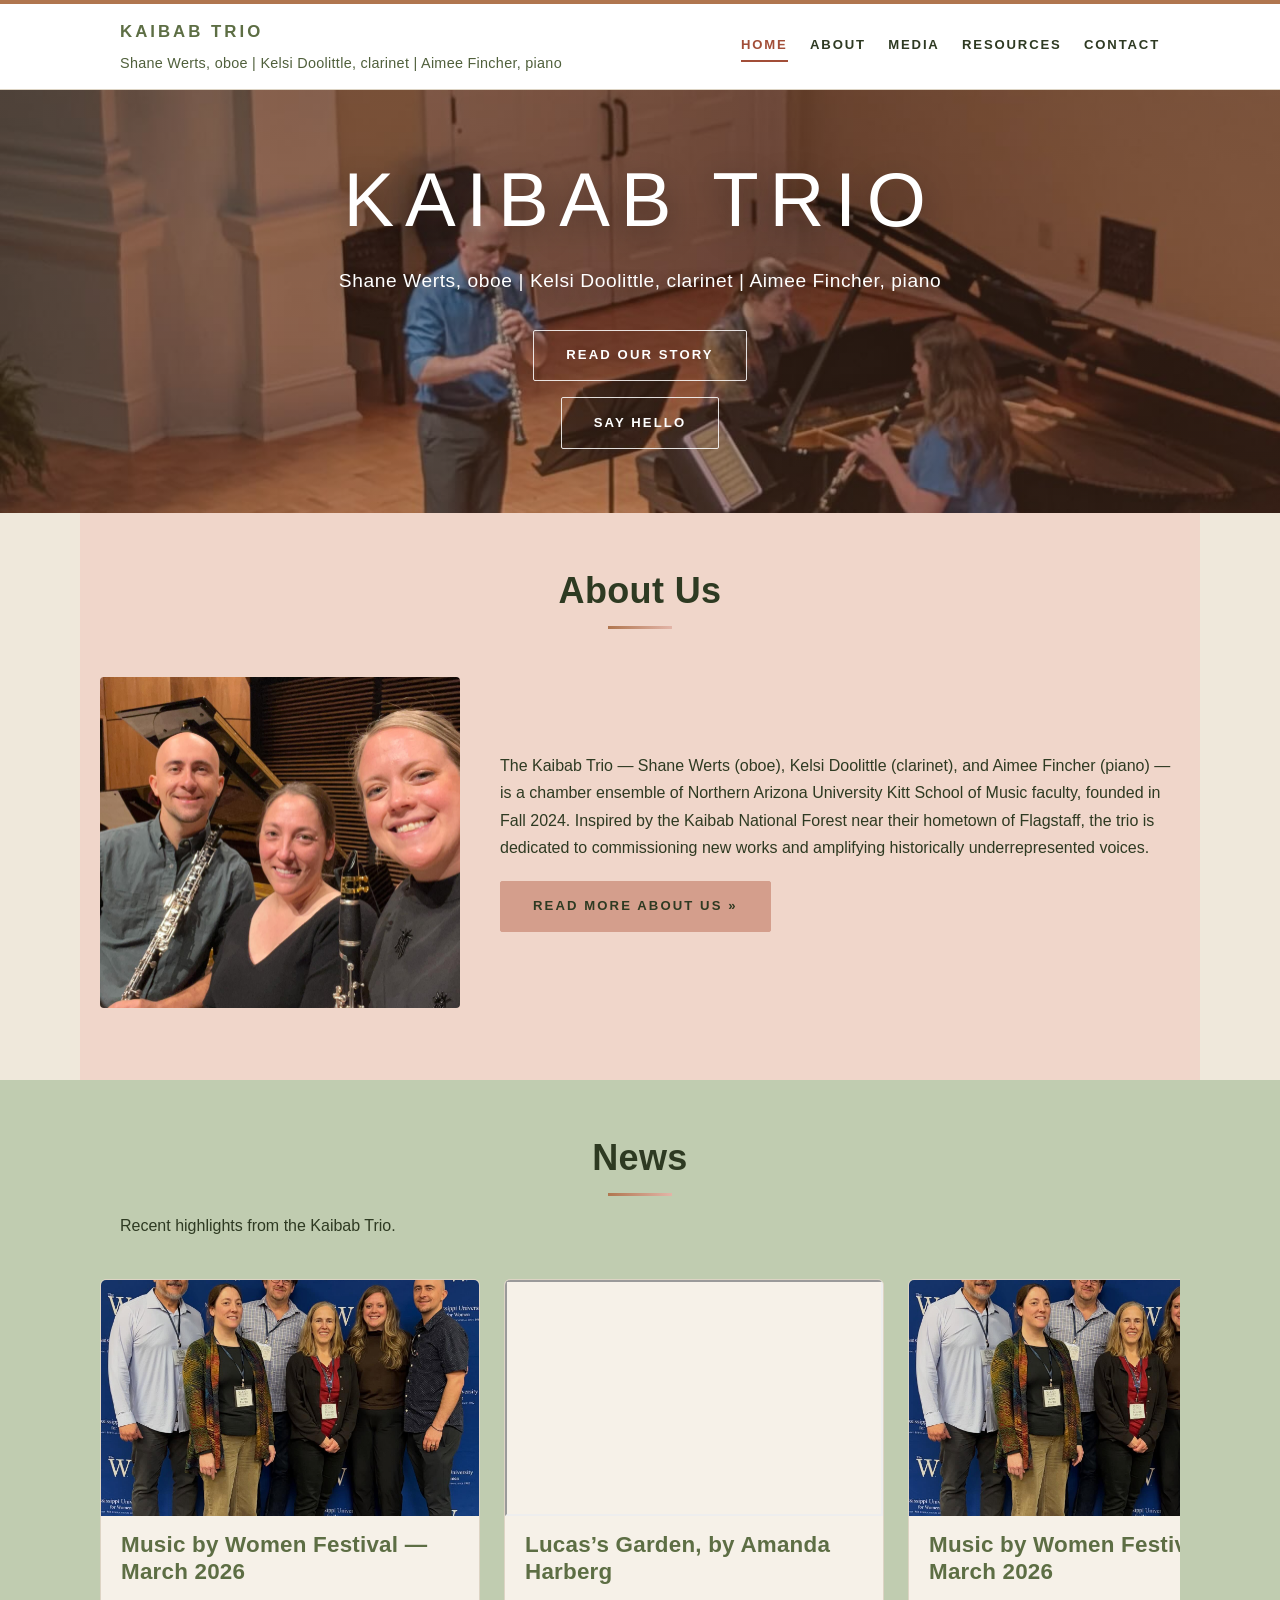
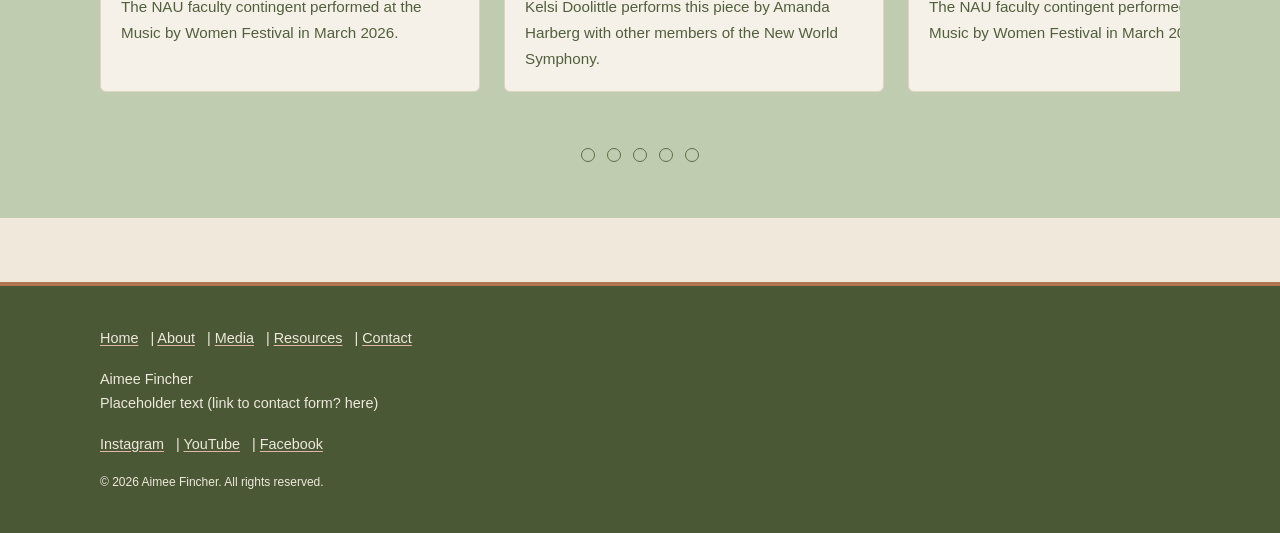
<file: index.html>
<!DOCTYPE html>
<html lang="en">
  <head>
    <meta charset="UTF-8" />
    <meta name="viewport" content="width=device-width, initial-scale=1.0" />
    <meta name="description" content="The Kaibab Trio — Shane Werts (oboe), Kelsi Doolittle (clarinet), and Aimee Fincher (piano), a chamber ensemble of NAU faculty based in Flagstaff, Arizona." />
    <title>Kaibab Trio</title>
    <link rel="icon" href="images/favicon.svg" type="image/svg+xml" />
    <link rel="stylesheet" href="global.css" />
    <link rel="stylesheet" href="index.css" />
  </head>
  <body>

    <!-- Skip link: first focusable element so keyboard/screen-reader users can
         jump past the nav to the main content. Pure HTML anchor to #main. -->
    <a href="#main">Skip to Main Content</a>

    <!-- Site header: site name (plain text) + tagline, wrapping the nav below. -->
    <header class="site-header">
      <div class="header-inner">
        <div>
          <p class="site-title"><a href="index.html">Kaibab Trio</a></p>
          <p class="site-tagline">Shane Werts, oboe | Kelsi Doolittle, clarinet | Aimee Fincher, piano</p>
        </div>
        <nav class="main-nav" aria-label="Primary">
          <a href="index.html" class="current" aria-current="page">HOME</a>
          <a href="about.html">ABOUT</a>
          <a href="media.html">MEDIA</a>
          <a href="resources.html">RESOURCES</a>
          <a href="contact.html">CONTACT</a>
        </nav>
      </div>
    </header>

    <main id="main" tabindex="-1">

    <section class="hero" aria-label="Kaibab Trio hero">
      <div class="hero-content">
        <h1>Kaibab Trio</h1>
        <p>Shane Werts, oboe | Kelsi Doolittle, clarinet | Aimee Fincher, piano</p>
        <div class="hero-cta"><a href="about.html">Read our story</a></div>
        <!-- Sample button wired up in sample.js: clicking it runs JavaScript
             that pops up an alert message. -->
        <button type="button" id="alert-button">Say hello</button>
      </div>
    </section>

    <section class="content-section band-blush">
      <h2>About Us</h2>
      <!-- .media-row places the photo beside the text (they stack on
           small screens). Styling lives in mystyle.css under "Image + text band". -->
      <div class="media-row">
        <img src="images/kaibab_trio_headshot.jpg" alt="Kaibab Trio headshot" loading="lazy" />
        <div class="media-row-text">
          <p>The Kaibab Trio &mdash; Shane Werts (oboe), Kelsi Doolittle (clarinet), and Aimee Fincher (piano) &mdash; is a chamber ensemble of Northern Arizona University Kitt School of Music faculty, founded in Fall 2024. Inspired by the Kaibab National Forest near their hometown of Flagstaff, the trio is dedicated to commissioning new works and amplifying historically underrepresented voices.</p>
          <p><a href="about.html" class="button-link">Read more about us &raquo;</a></p>
        </div>
      </div>
    </section>

    <!-- (Divider removed: the blush "About" band and the sage "News"
         band now provide the visual separation between sections.) -->
    <!-- News slideshow. Previously an HTML-only iframe carousel made of separate
         slide1/2/3.html files; consolidated here as one <section> (the slideshow)
         containing a <ul> of slides (one <li> each). This list structure is the
         accessible-carousel shape: when CSS/JS is added, the script hides all but
         one <li> and Prev/Next walks the list. Until then, all slides show stacked
         as a list. Pure HTML, no CSS/JS. -->
    <section class="news full-bleed" aria-label="News">
      <h2>News</h2>
      <p>Recent highlights from the Kaibab Trio.</p>

      <!-- .news-grid is a CSS-only horizontal carousel: it scrolls
           sideways and snaps to each card. Swipe on a phone, or
           scroll/drag on a trackpad. Each <li> has an id (news-1..5)
           so the dot links below can scroll the track to it. -->
      <ul class="news-grid">
        <li id="news-1">
          <img src="images/MusicbyWomenfestival.jpg" alt="Kaibab Trio at Music by Women Festival" width="500" height="450" loading="lazy" />
          <h3>Music by Women Festival &mdash; March 2026</h3>
          <p>The NAU faculty contingent performed at the Music by Women Festival in March 2026.</p>
        </li>

        <li id="news-2">
          <!-- Embedded YouTube video.
               To embed, use the /embed/ URL form (NOT the normal watch?v= link):
                 watch page:  https://www.youtube.com/watch?v=VIDEO_ID
                 embed form:  https://www.youtube.com/embed/VIDEO_ID -->
          <iframe
            width="640" height="360"
            loading="lazy"
            src="https://www.youtube.com/embed/icagXyP-IZU"
            title="Kelsi Doolittle performs Lucas's Garden by Amanda Harberg"
            allow="accelerometer; autoplay; clipboard-write; encrypted-media; gyroscope; picture-in-picture"
            allowfullscreen></iframe>
          <h3>Lucas&rsquo;s Garden, by Amanda Harberg</h3>
          <p>Kelsi Doolittle performs this piece by Amanda Harberg with other members of the New World Symphony.</p>
        </li>
 <li id="news-3">
          <img src="images/MusicbyWomenfestival.jpg" alt="Kaibab Trio at Music by Women Festival" width="500" height="450" loading="lazy" />
          <h3>Music by Women Festival &mdash; March 2026</h3>
          <p>The NAU faculty contingent performed at the Music by Women Festival in March 2026.</p>
        </li>

        <li id="news-4">
          <!-- Embedded YouTube video.
               To embed, use the /embed/ URL form (NOT the normal watch?v= link):
                 watch page:  https://www.youtube.com/watch?v=VIDEO_ID
                 embed form:  https://www.youtube.com/embed/VIDEO_ID -->
          <iframe
            width="640" height="360"
            loading="lazy"
            src="https://www.youtube.com/embed/icagXyP-IZU"
            title="Kelsi Doolittle performs Lucas's Garden by Amanda Harberg"
            allow="accelerometer; autoplay; clipboard-write; encrypted-media; gyroscope; picture-in-picture"
            allowfullscreen></iframe>
          <h3>Lucas&rsquo;s Garden, by Amanda Harberg</h3>
          <p>Kelsi Doolittle performs this piece by Amanda Harberg with other members of the New World Symphony.</p>
        </li>
        <li id="news-5">
          <iframe
            width="640" height="360"
            loading="lazy"
            src="https://www.youtube.com/embed/kFfy8RtbrQc?start=3286"
            title="Kaibab Trio performs at the 2026 Music by Women Festival"
            allow="accelerometer; autoplay; clipboard-write; encrypted-media; gyroscope; picture-in-picture"
            allowfullscreen></iframe>
          <h3>Ruth Gipps&rsquo; Trio</h3>
          <p>Kaibab Trio performs this piece by Ruth Gipps at the 2026 Music by Women Festival at the Mississippi University for Women, Columbus, MS.</p>
        </li>
      </ul>

      <!-- Carousel navigation (CSS-only). Each dot is an anchor link to a
           slide's id above; clicking one scrolls the track to that card.
           No JavaScript: this works because the slides live in a
           horizontally scrolling container. -->
      <nav class="news-dots" aria-label="News slides">
        <a href="#news-1" aria-label="Slide 1"></a>
        <a href="#news-2" aria-label="Slide 2"></a>
        <a href="#news-3" aria-label="Slide 3"></a>
        <a href="#news-4" aria-label="Slide 4"></a>
        <a href="#news-5" aria-label="Slide 5"></a>
      </nav>
    </section>

    </main>
    <footer>
  <!-- Repeat the main nav so people who scroll to the bottom can get around -->
  <nav aria-label="Footer">
    <a href="index.html">Home</a> |
    <a href="about.html">About</a> |
    <a href="media.html">Media</a> |
    <a href="resources.html">Resources</a> |
    <a href="contact.html">Contact</a>
  </nav>

  <!-- <address> is the correct tag for contact details of the page/site owner -->
  <address>
    Aimee Fincher<br>Placeholder text (link to contact form? here)
  </address>

  <!-- Not going to use the social links below right now  -->
  <!-- External links: rel="noopener" is good practice with target="_blank" -->
  <nav aria-label="Social media">
    <a href="#" target="_blank" rel="noopener">Instagram</a> |
    <a href="#" target="_blank" rel="noopener">YouTube</a> |
    <a href="#" target="_blank" rel="noopener">Facebook</a>
  </nav>

  <!-- <small> carries the legal/secondary connotation for copyright lines -->
  <small>&copy; 2026 Aimee Fincher. All rights reserved.</small>
</footer>

<!-- Link our JavaScript file. We put it at the very end of <body> so the
     button above already exists in the page by the time the script runs and
     tries to find it. -->
<script src="sample.js"></script>
  </body>
</html>
</file>
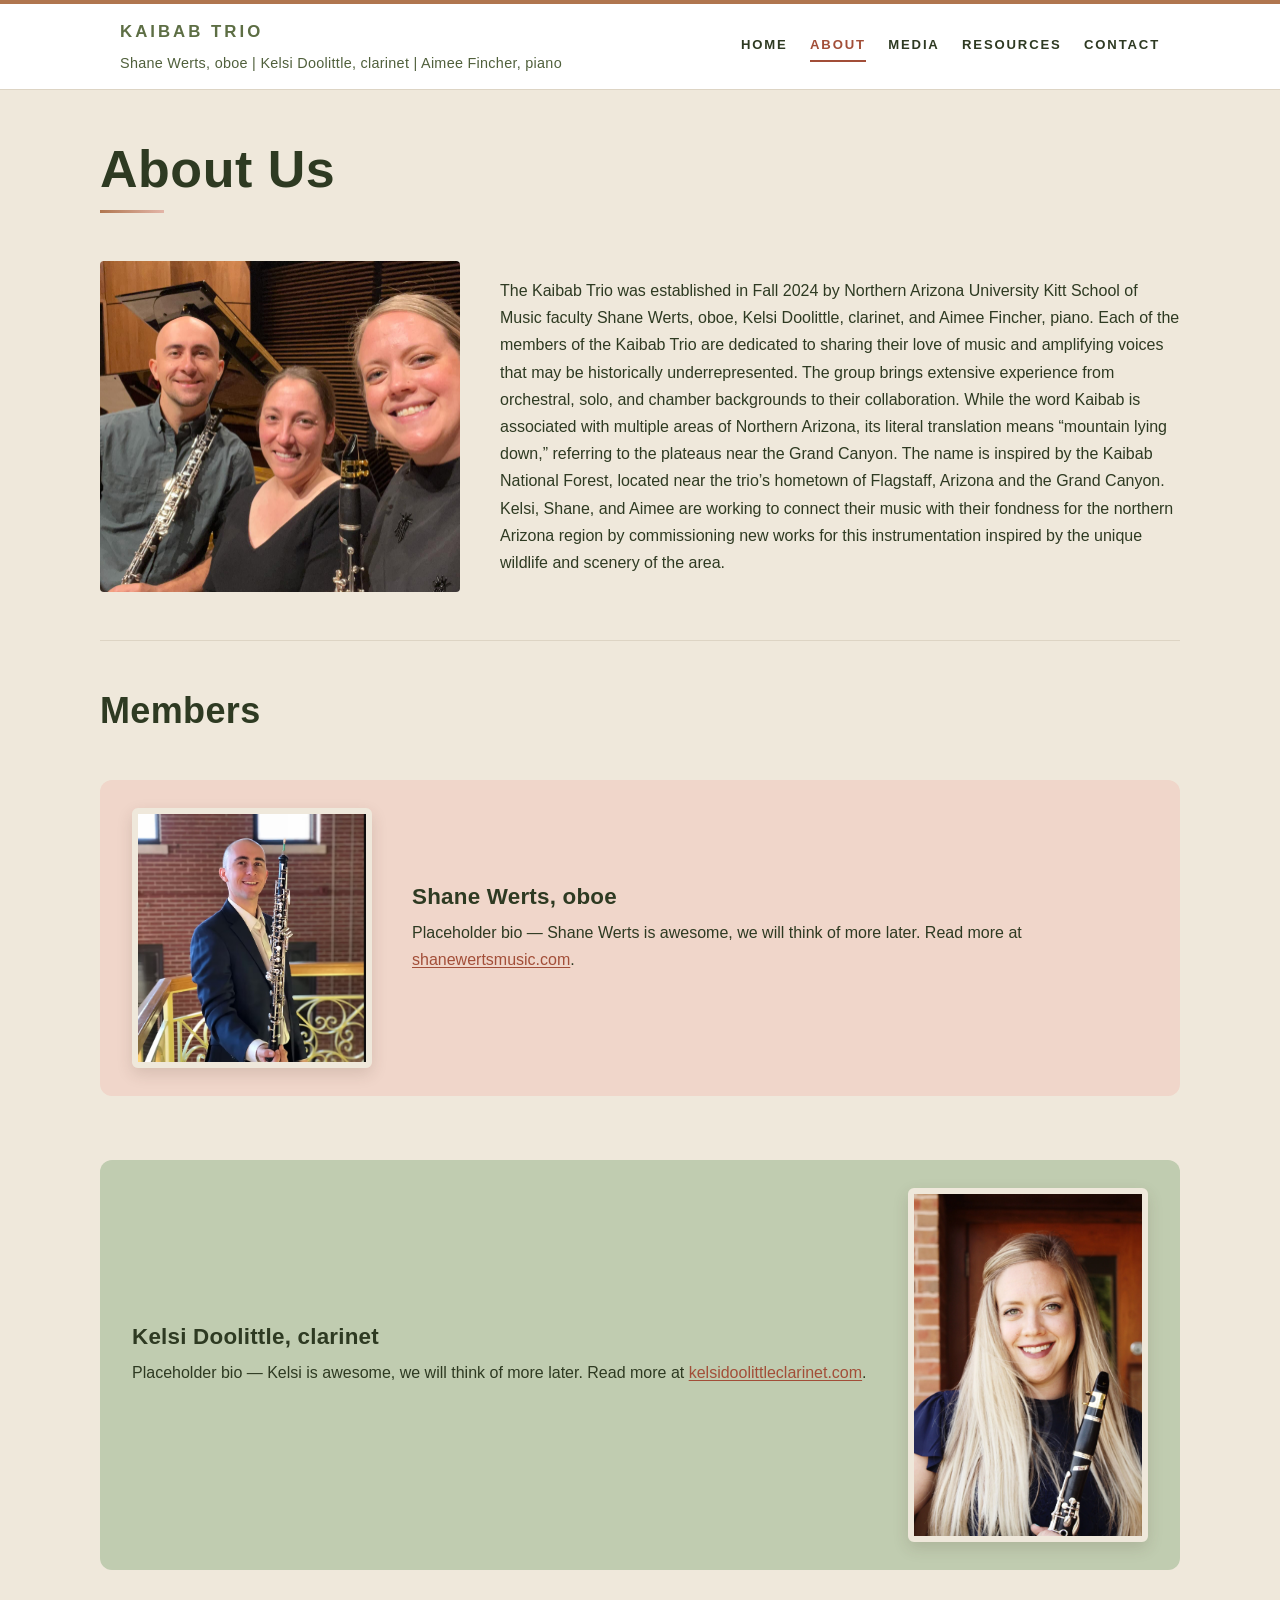
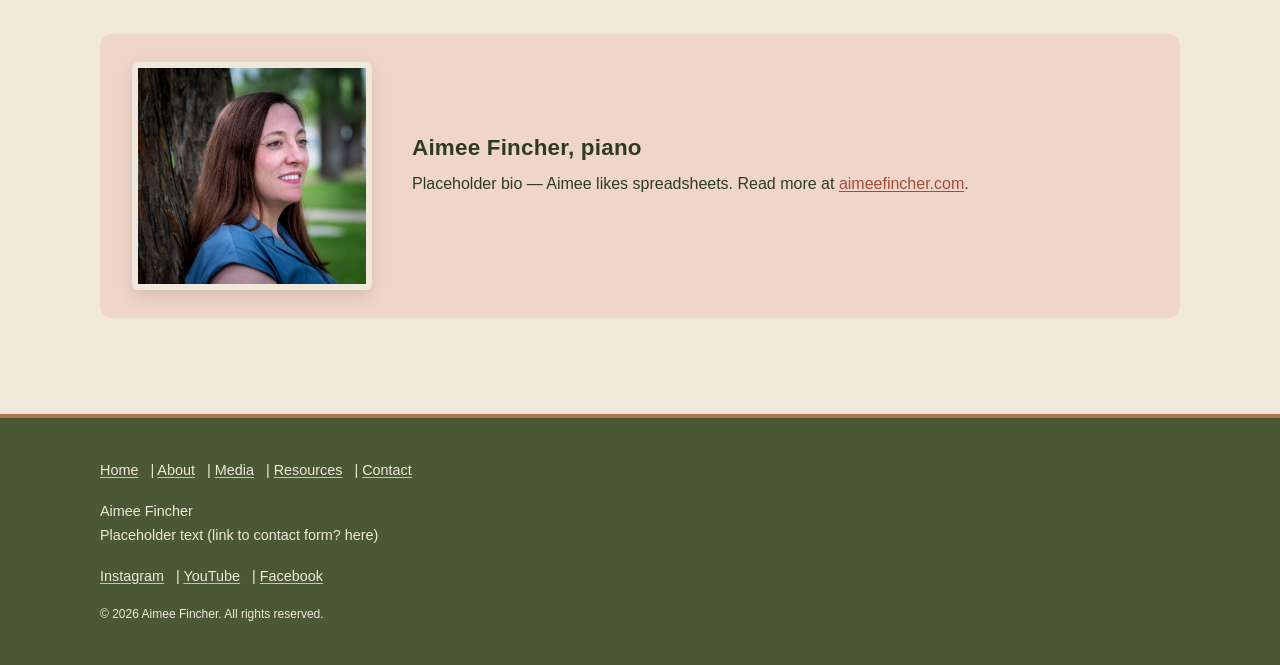
<file: about.html>
<!DOCTYPE html>
<html lang="en">
  <head>
    <meta charset="UTF-8" />
    <meta name="viewport" content="width=device-width, initial-scale=1.0" />
    <meta name="description" content="Meet the Kaibab Trio — Northern Arizona University Kitt School of Music faculty performing new and historic works for oboe, clarinet, and piano." />
    <title>About — Kaibab Trio</title>
    <link rel="icon" href="images/favicon.svg" type="image/svg+xml" />
    <link rel="stylesheet" href="global.css" />
    <link rel="stylesheet" href="about.css" />
  </head>
  <body>

    <!-- Skip link: first focusable element so keyboard/screen-reader users can
         jump past the nav to the main content. Pure HTML anchor to #main. -->
    <a href="#main">Skip to Main Content</a>

    <!-- Site header: site name (plain text) + tagline, wrapping the nav below. -->
    <header class="site-header">
      <div class="header-inner">
        <div>
          <p class="site-title"><a href="index.html">Kaibab Trio</a></p>
          <p class="site-tagline">Shane Werts, oboe | Kelsi Doolittle, clarinet | Aimee Fincher, piano</p>
        </div>
        <nav class="main-nav" aria-label="Primary">
          <a href="index.html">HOME</a>
          <a href="about.html" class="current" aria-current="page">ABOUT</a>
          <a href="media.html">MEDIA</a>
          <a href="resources.html">RESOURCES</a>
          <a href="contact.html">CONTACT</a>
        </nav>
      </div>
    </header>

    <main id="main" tabindex="-1">

    <h1>About Us</h1>

    <!-- Group photo beside the trio's story (side by side; stacks on mobile). -->
    <div class="media-row">
      <img src="images/kaibab_trio_headshot.jpg" alt="Kaibab Trio Headshot" loading="lazy">
      <div class="media-row-text">
        <p>The Kaibab Trio was established in Fall 2024 by Northern Arizona University Kitt School of Music faculty Shane Werts, oboe, Kelsi Doolittle, clarinet, and Aimee Fincher, piano. Each of the members of the Kaibab Trio are dedicated to sharing their love of music and amplifying voices that may be historically underrepresented. The group brings extensive experience from orchestral, solo, and chamber backgrounds to their collaboration. While the word Kaibab is associated with multiple areas of Northern Arizona, its literal translation means &ldquo;mountain lying down,&rdquo; referring to the plateaus near the Grand Canyon. The name is inspired by the Kaibab National Forest, located near the trio&rsquo;s hometown of Flagstaff, Arizona and the Grand Canyon. Kelsi, Shane, and Aimee are working to connect their music with their fondness for the northern Arizona region by commissioning new works for this instrumentation inspired by the unique wildlife and scenery of the area.</p>
      </div>
    </div>

    <hr>

    <!-- Member bios: each member is a .member tile (photo beside text). -->

    <h2>Members</h2>

    <!-- Each member is a flex row (.member). CSS alternates the photo
         side automatically: 1st left, 2nd right, 3rd left. -->
    <section class="member">
      <div class="member-photo">
        <img src="images/Werts.avif" alt="Shane Werts, oboe" loading="lazy">
      </div>
      <div class="member-text">
        <h3>Shane Werts, oboe</h3>
        <p>Placeholder bio &mdash; Shane Werts is awesome, we will think of more later. Read more at <a href="https://www.shanewertsmusic.com" target="_blank" rel="noopener">shanewertsmusic.com</a>.</p>
      </div>
    </section>

<!--In the following section don't forget to choose EITHER the name as link OR the website as link. Double check, is this correct?
-->
    <section class="member">
      <div class="member-photo">
        <img src="images/Doolittle.webp" alt="Kelsi Doolittle, clarinet" loading="lazy">
      </div>
      <div class="member-text">
        <h3>Kelsi Doolittle, clarinet</h3>
        <p>Placeholder bio &mdash; Kelsi is awesome, we will think of more later. Read more at <a href="https://www.kelsidoolittleclarinet.com" target="_blank" rel="noopener">kelsidoolittleclarinet.com</a>.</p>
      </div>
    </section>

    <section class="member">
      <div class="member-photo">
        <img src="images/fincher_headshot.jpeg" alt="Aimee Fincher, piano" loading="lazy">
      </div>
      <div class="member-text">
        <h3>Aimee Fincher, piano</h3>
        <p>Placeholder bio &mdash; Aimee likes spreadsheets. Read more at <a href="https://www.aimeefincher.com" target="_blank" rel="noopener">aimeefincher.com</a>.</p>
      </div>
    </section>

    </main>
     <footer>
  <!-- Repeat the main nav so people who scroll to the bottom can get around -->
  <nav aria-label="Footer">
    <a href="index.html">Home</a> |
    <a href="about.html">About</a> |
    <a href="media.html">Media</a> |
    <a href="resources.html">Resources</a> |
    <a href="contact.html">Contact</a>
  </nav>

  <!-- <address> is the correct tag for contact details of the page/site owner -->
  <address>
    Aimee Fincher<br>Placeholder text (link to contact form? here)
  </address>

  <!-- Not going to use the social links below right now  -->
  <!-- External links: rel="noopener" is good practice with target="_blank" -->
  <nav aria-label="Social media">
    <a href="#" target="_blank" rel="noopener">Instagram</a> |
    <a href="#" target="_blank" rel="noopener">YouTube</a> |
    <a href="#" target="_blank" rel="noopener">Facebook</a>
  </nav>

  <!-- <small> carries the legal/secondary connotation for copyright lines -->
  <small>&copy; 2026 Aimee Fincher. All rights reserved.</small>
</footer>
  </body>
</html>
</file>
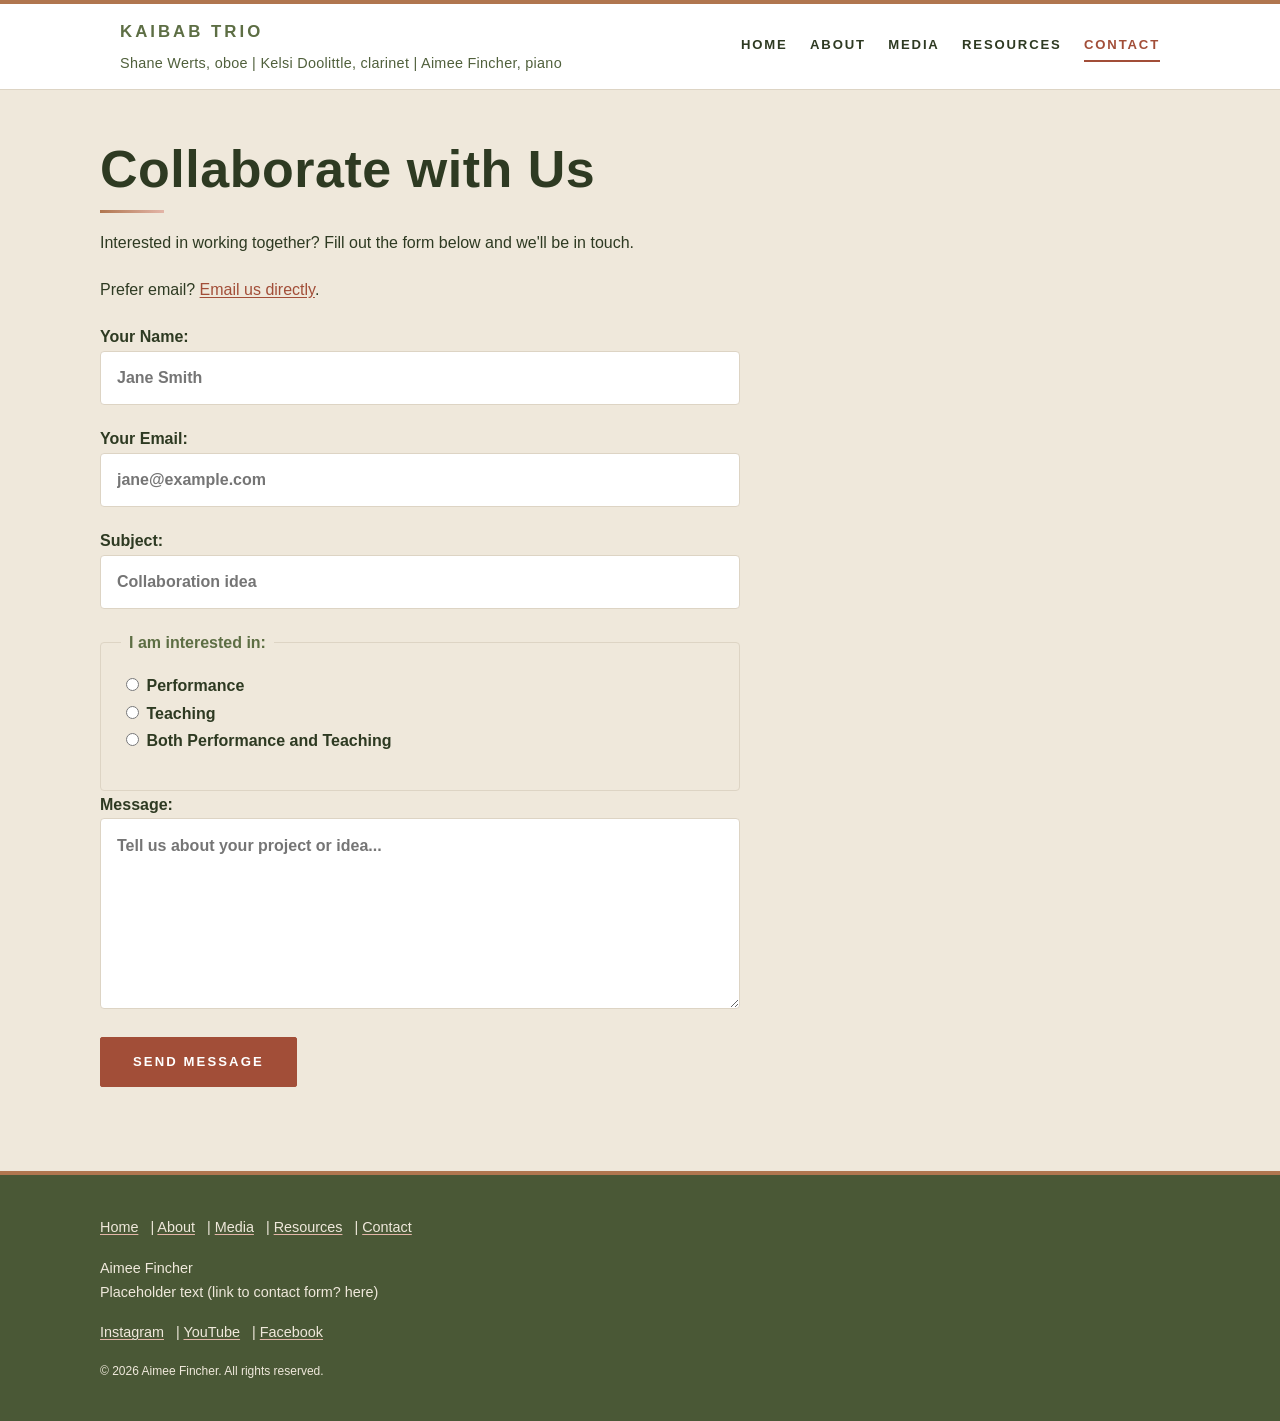
<file: contact.html>
<!DOCTYPE html>
<html lang="en">
  <head>
    <meta charset="UTF-8" />
    <meta name="viewport" content="width=device-width, initial-scale=1.0" />
    <meta name="description" content="Get in touch with the Kaibab Trio about performances, teaching, and collaborations." />
    <title>Contact — Kaibab Trio</title>
    <link rel="icon" href="images/favicon.svg" type="image/svg+xml" />
    <link rel="stylesheet" href="global.css" />
    <link rel="stylesheet" href="contact.css" />
  </head>
  <body>

    <!-- Skip link: first focusable element so keyboard/screen-reader users can
         jump past the nav to the main content. Pure HTML anchor to #main. -->
    <a href="#main">Skip to Main Content</a>

    <!-- Site header: site name (plain text) + tagline, wrapping the nav below. -->
    <header class="site-header">
      <div class="header-inner">
        <div>
          <p class="site-title"><a href="index.html">Kaibab Trio</a></p>
          <p class="site-tagline">Shane Werts, oboe | Kelsi Doolittle, clarinet | Aimee Fincher, piano</p>
        </div>
        <nav class="main-nav" aria-label="Primary">
          <a href="index.html">HOME</a>
          <a href="about.html">ABOUT</a>
          <a href="media.html">MEDIA</a>
          <a href="resources.html">RESOURCES</a>
          <a href="contact.html" class="current" aria-current="page">CONTACT</a>
        </nav>
      </div>
    </header>

    <main id="main" tabindex="-1">

    <h1>Collaborate with Us</h1>
    <p>Interested in working together? Fill out the form below and we'll be in touch.</p>

    <!-- Email link option (no form needed).
         A "mailto:" link opens the visitor's own email app (Mail, Gmail, etc.)
         with a new message already addressed to us. Optional extras after the
         "?" pre-fill the message: subject= sets the subject line, and you could
         also add &body= to pre-fill the message text. Spaces are written as %20.
         Replace the address below with your real trio email. -->
    <p>Prefer email? <a href="mailto:kaibabtrio@example.com?subject=Website%20Inquiry">Email us directly</a>.</p>

    <!-- Placeholder form only — not connected to email or any backend yet.
         action="#" means submitting does nothing. Wire it up later. -->
         <!-- Do we want our trio email visible or not? Should the form be self-contained so they don't have to send it through their email (and see ours?) Maybe this is not an important question...-->
    <form action="#" method="POST">
      <p>
        <label for="name">Your Name:<br />
        <input type="text" id="name" name="Name" placeholder="Jane Smith" autocomplete="name" required /></label>
      </p>
      <p>
        <label for="email">Your Email:<br />
        <input type="email" id="email" name="Email" placeholder="jane@example.com" autocomplete="email" required /></label>
      </p>
      <p>
        <label for="subject">Subject:<br />
        <input type="text" id="subject" name="Subject" placeholder="Collaboration idea" required /></label>
      </p>
      <!-- Radio group: all share name="Interest" so only ONE can be chosen.
           <fieldset>/<legend> is the correct HTML way to label a group. -->
      <fieldset>
        <legend>I am interested in:</legend>
        <p>
          <input type="radio" id="performance" name="Interest" value="Performance" />
          <label for="performance">Performance</label><br />

          <input type="radio" id="teaching" name="Interest" value="Teaching" />
          <label for="teaching">Teaching</label><br />

          <input type="radio" id="both" name="Interest" value="Both Performance and Teaching" />
          <label for="both">Both Performance and Teaching</label>
        </p>
      </fieldset>
      <p>
        <label for="message">Message:<br />
        <textarea id="message" name="Message" rows="6" cols="40" placeholder="Tell us about your project or idea..." required></textarea></label>
      </p>
      <p>
        <button type="submit">Send Message</button>
      </p>
    </form>

    </main>
     <footer>
  <!-- Repeat the main nav so people who scroll to the bottom can get around -->
  <nav aria-label="Footer">
    <a href="index.html">Home</a> |
    <a href="about.html">About</a> |
    <a href="media.html">Media</a> |
    <a href="resources.html">Resources</a> |
    <a href="contact.html">Contact</a>
  </nav>

  <!-- <address> is the correct tag for contact details of the page/site owner -->
  <address>
    Aimee Fincher<br>Placeholder text (link to contact form? here)
  </address>

  <!-- Not going to use the social links below right now  -->
  <!-- External links: rel="noopener" is good practice with target="_blank" -->
  <nav aria-label="Social media">
    <a href="#" target="_blank" rel="noopener">Instagram</a> |
    <a href="#" target="_blank" rel="noopener">YouTube</a> |
    <a href="#" target="_blank" rel="noopener">Facebook</a>
  </nav>

  <!-- <small> carries the legal/secondary connotation for copyright lines -->
  <small>&copy; 2026 Aimee Fincher. All rights reserved.</small>
</footer>
  </body>
</html>
</file>
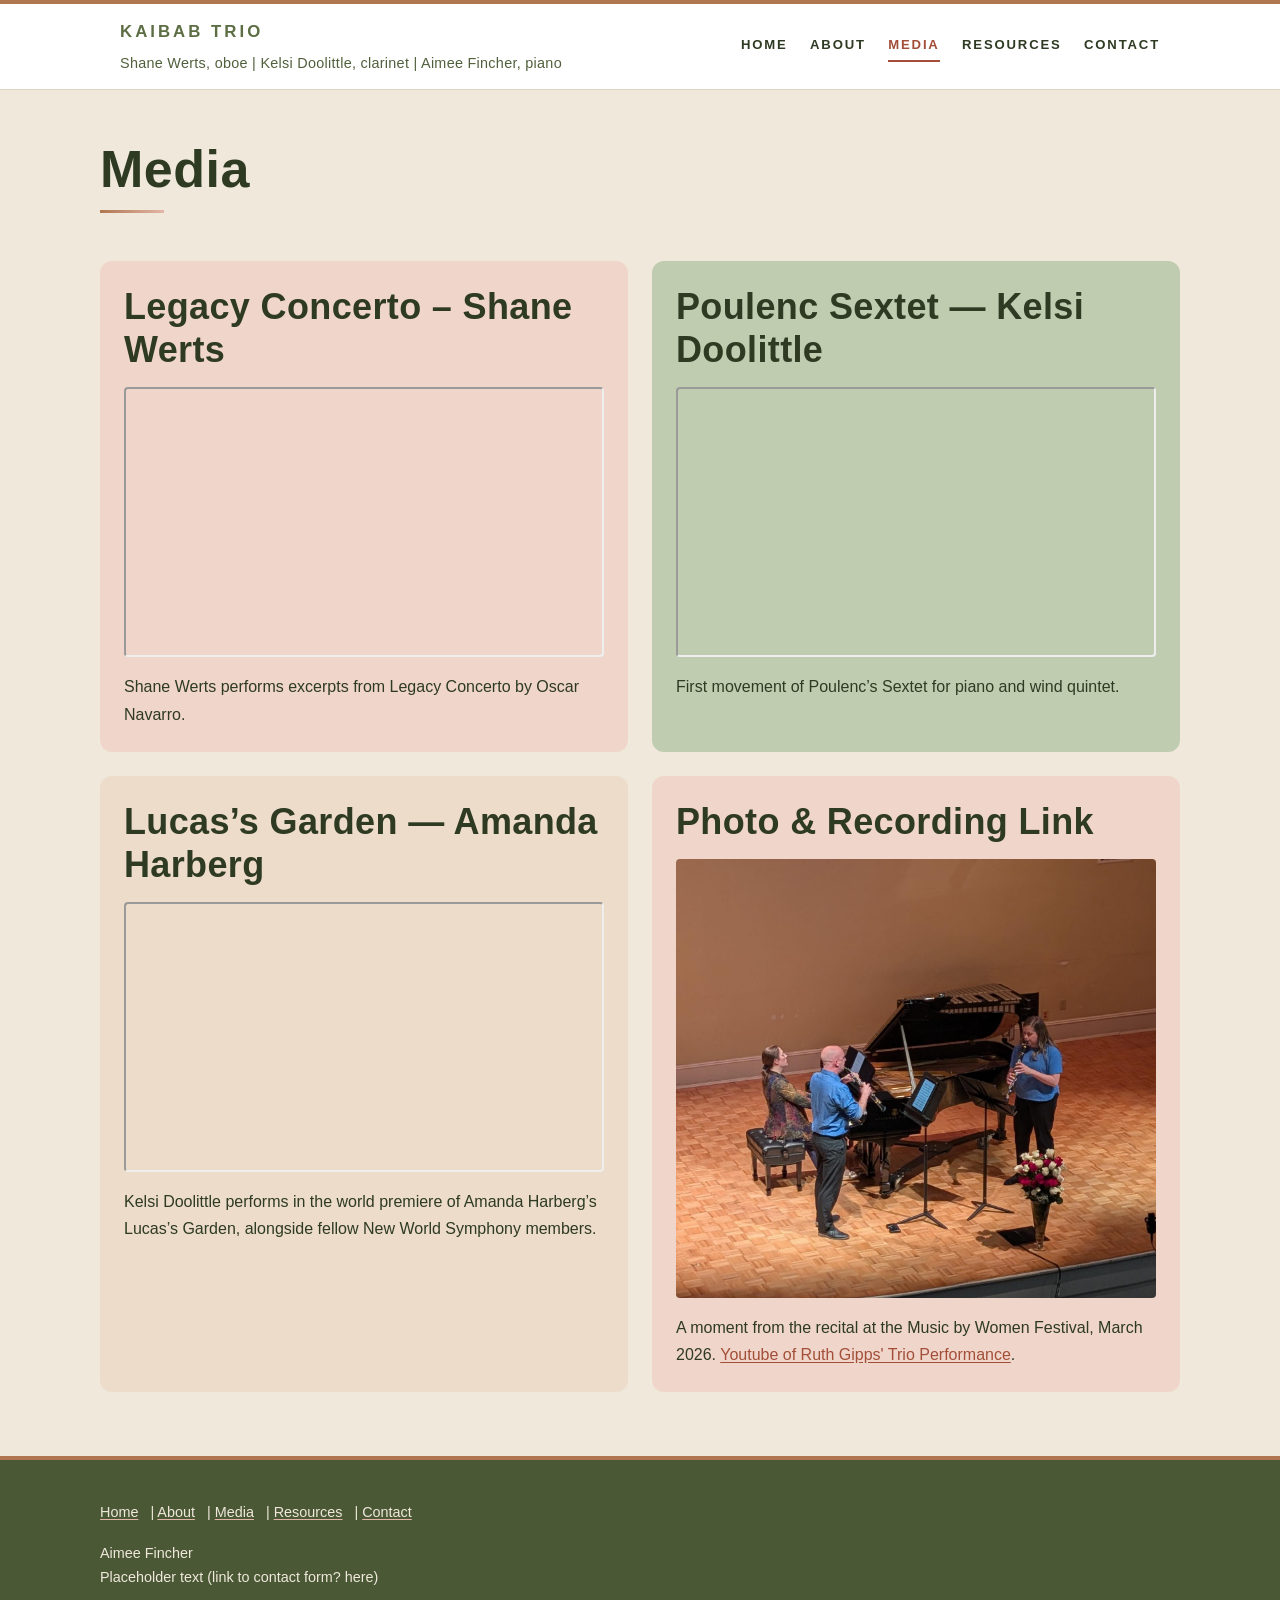
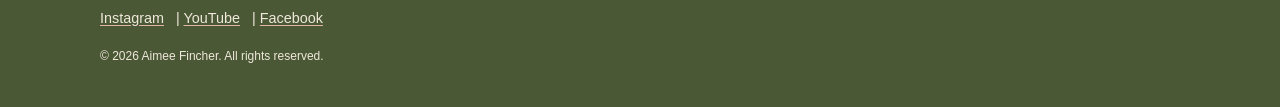
<file: media.html>
<!DOCTYPE html>
<html lang="en">
  <head>
    <meta charset="UTF-8" />
    <meta name="viewport" content="width=device-width, initial-scale=1.0" />
    <meta name="description" content="Watch and listen to performances by the Kaibab Trio for oboe, clarinet, and piano." />
    <title>Media — Kaibab Trio</title>
    <link rel="icon" href="images/favicon.svg" type="image/svg+xml" />
    <link rel="stylesheet" href="global.css" />
    <link rel="stylesheet" href="media.css" />
  </head>
  <body>
    <!-- Skip link: first focusable element so keyboard/screen-reader users can
         jump past the nav to the main content. Pure HTML anchor to #main. -->
         <!-- <base> href="LINK" (no end tag) Specifies a default target for all links on this page. Possible to use later?-->
    <a href="#main">Skip to Main Content</a>

    <!-- Site header: site name (plain text) + tagline, wrapping the nav below. -->
    <header class="site-header">
      <div class="header-inner">
        <div>
          <p class="site-title"><a href="index.html">Kaibab Trio</a></p>
          <p class="site-tagline">Shane Werts, oboe | Kelsi Doolittle, clarinet | Aimee Fincher, piano</p>
        </div>
        <nav class="main-nav" aria-label="Primary">
          <a href="index.html">HOME</a>
          <a href="about.html">ABOUT</a>
          <a href="media.html" class="current" aria-current="page">MEDIA</a>
          <a href="resources.html">RESOURCES</a>
          <a href="contact.html">CONTACT</a>
        </nav>
      </div>
    </header>
    <main id="main" tabindex="-1">
    <h1>Media</h1>
    <!--Commmenting out text for now - Nothing to say.
    <p> This is the media page content. </p> 
    -->
    <!--Don't want this first bit.
    <p><a href="https://www.youtube.com/watch?v=wzB2J4R8VIU&list=PLJtjuxfmuIU8VP9AIvR8Z4xKcixfY4FNq" target="_blank">Watch on YouTube</a></p>
    -->
    <!-- Embedded YouTube video in its own DIV section (pure HTML, no CSS).
         The watch URL (.../watch?v=ID) becomes the embed URL (.../embed/ID). -->
    
    <section class="media-grid">
       <!-- <figure> could be used here instead of <div> to add a caption to the blocks. -->
         <figure class="media-card">
      <h2>Legacy Concerto – Shane Werts</h2>
      <iframe
        width="560"
        height="315"
        loading="lazy"
        src="https://www.youtube.com/embed/Z50lCw4cB9k"
        title="Shane Werts performs excerpts from Legacy Concerto by Oscar Navarro"
        allowfullscreen></iframe>
        <figcaption>Shane Werts performs excerpts from Legacy Concerto by Oscar Navarro.</figcaption>
    </figure>

    <!-- Media blocks: each <div> groups one media item. Divs stack vertically
         by default (no CSS needed), so they're ideal for separating blocks. -->

    <!-- Block 1: audio only -->
     <!-- Commenting the audio block out for now, no pure audio file yet
    <div>
      <h2>Audio Recording</h2>
      <audio controls>
        <source src="recording.mp3" type="audio/mpeg" />
        Your browser does not support the audio element.
      </audio>
      <p>Add an .mp3 file named "recording.mp3" to this folder to play it.</p>
    </div>
    --> 
    <!-- Block 2: performance video (moved here from the Resources page).
         Poulenc Sextet, 1st mvt. The watch link was .../watch?v=3Fg6n-XMFlc,
         so the embed form is .../embed/3Fg6n-XMFlc. -->
    <figure class="media-card">
      <h2>Poulenc Sextet &mdash; Kelsi Doolittle</h2>
      <iframe
        width="560"
        height="315"
        loading="lazy"
        src="https://www.youtube.com/embed/3Fg6n-XMFlc"
        title="Poulenc Sextet, first movement"
        allowfullscreen></iframe>
      <figcaption>First movement of Poulenc&rsquo;s Sextet for piano and wind quintet.</figcaption>
    </figure>

    <!-- Block 3: performance video (moved here from the Resources page).
         Lucas's Garden by Amanda Harberg. Embed form of .../watch?v=icagXyP-IZU. -->
    <figure class="media-card">
      <h2>Lucas&rsquo;s Garden &mdash; Amanda Harberg</h2>
      <iframe
        width="560"
        height="315"
        loading="lazy"
        src="https://www.youtube.com/embed/icagXyP-IZU"
        title="Lucas's Garden by Amanda Harberg"
        allowfullscreen></iframe>
      <figcaption>Kelsi Doolittle performs in the world premiere of Amanda Harberg&rsquo;s Lucas&rsquo;s Garden, alongside fellow New World Symphony members.</figcaption>
    </figure>

    <!-- Block 4: photo with text and a link to the recording -->
    <figure class="media-card">
      <h2>Photo &amp; Recording Link</h2>
      <img src="images/KaibabTrioPerf2.jpg" alt="Performance photo" width="315" loading="lazy" />
      <figcaption>
        A moment from the recital at the Music by Women Festival, March 2026.
        <a href="https://www.youtube.com/watch?v=kFfy8RtbrQc&t=3286s" target="_blank" rel="noopener">Youtube of Ruth Gipps' Trio Performance</a>.
      </figcaption>
    </figure>
    </section>
    </main>
     <footer>
  <!-- Repeat the main nav so people who scroll to the bottom can get around -->
  <nav aria-label="Footer">
    <a href="index.html">Home</a> |
    <a href="about.html">About</a> |
    <a href="media.html">Media</a> |
    <a href="resources.html">Resources</a> |
    <a href="contact.html">Contact</a>
  </nav>

  <!-- <address> is the correct tag for contact details of the page/site owner -->
  <address>
    Aimee Fincher<br>Placeholder text (link to contact form? here)
  </address>

  <!-- Not going to use the social links below right now  -->
  <!-- External links: rel="noopener" is good practice with target="_blank" -->
  <nav aria-label="Social media">
    <a href="#" target="_blank" rel="noopener">Instagram</a> |
    <a href="#" target="_blank" rel="noopener">YouTube</a> |
    <a href="#" target="_blank" rel="noopener">Facebook</a>
  </nav>

  <!-- <small> carries the legal/secondary connotation for copyright lines -->
  <small>&copy; 2026 Aimee Fincher. All rights reserved.</small>
</footer>
    </body>
    </html>
</file>
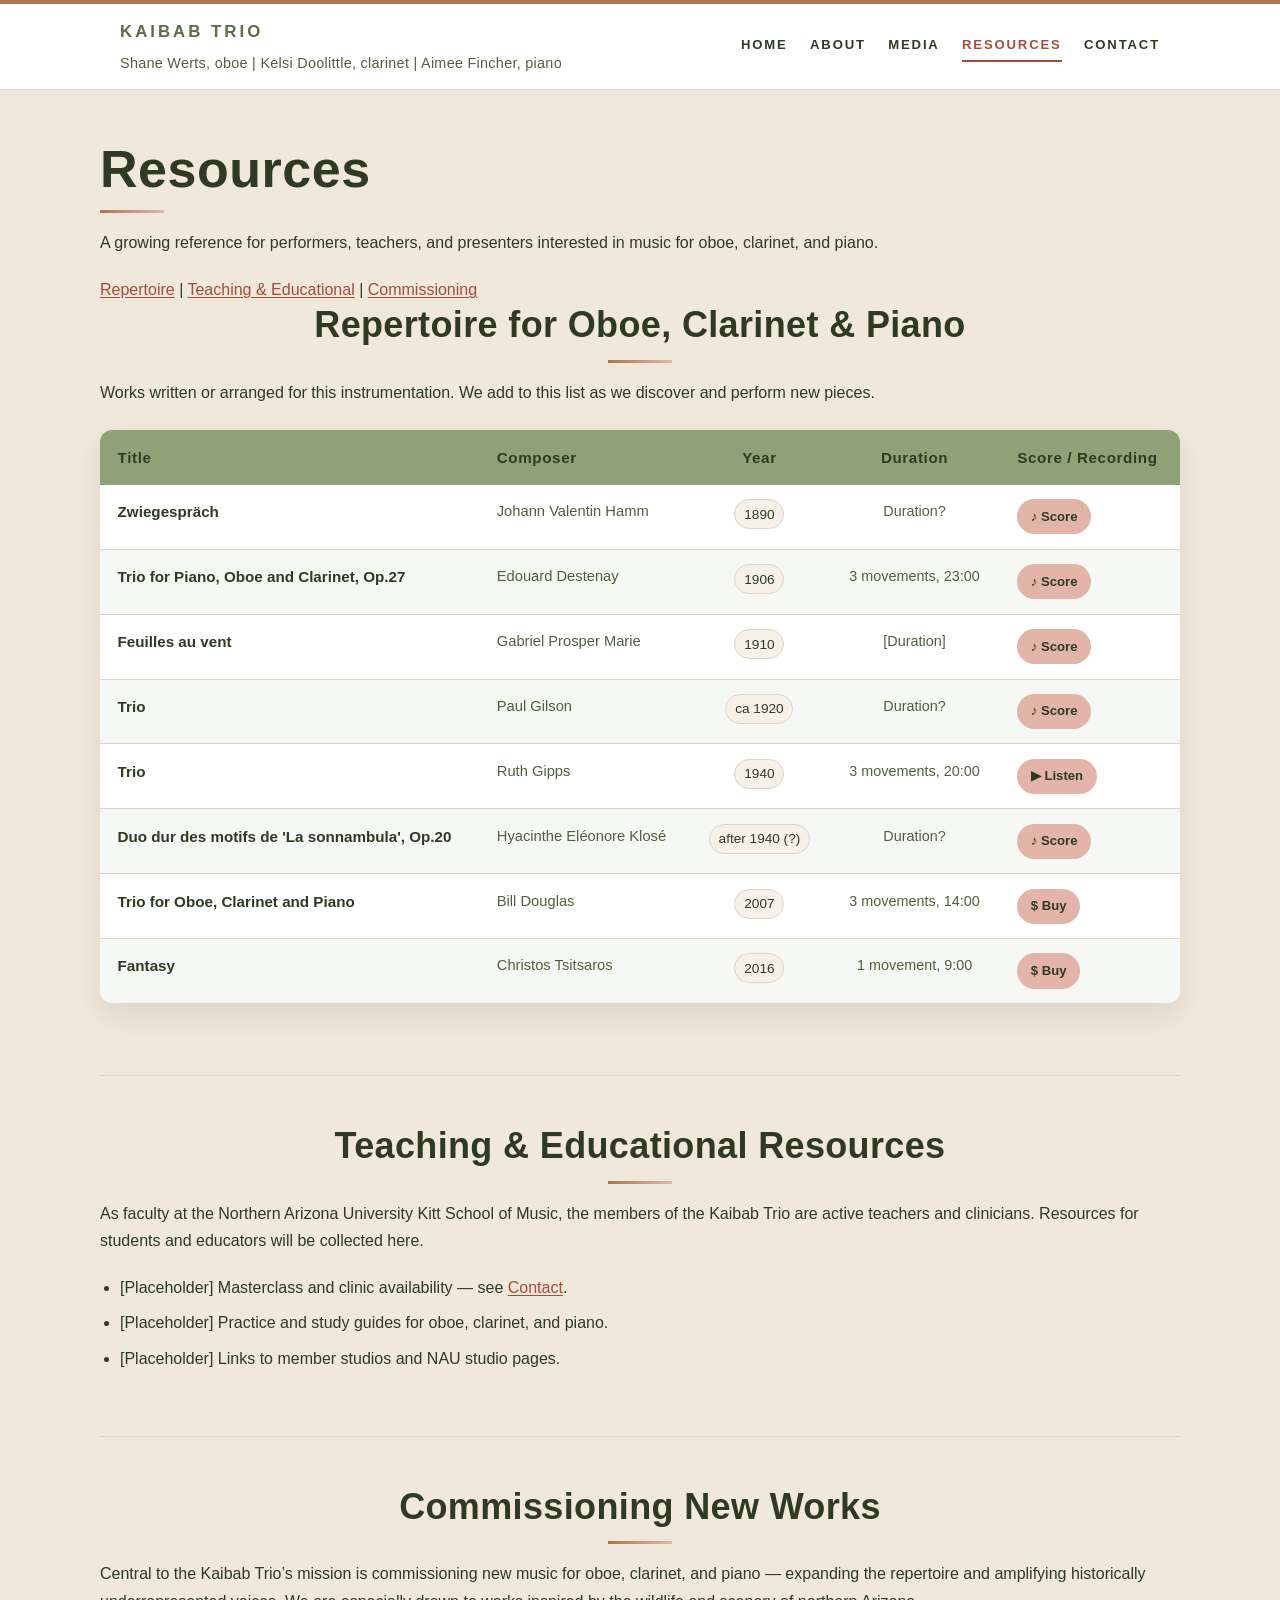
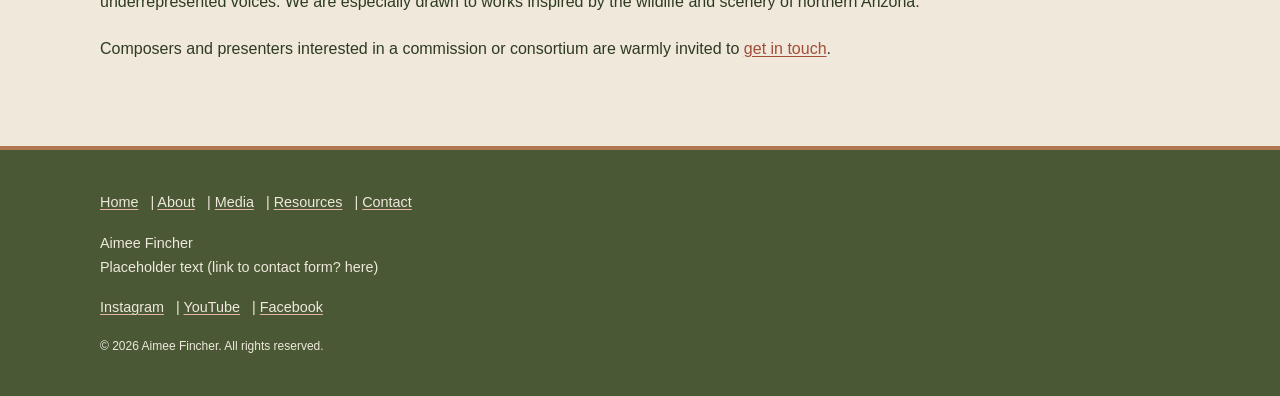
<file: resources.html>
<!DOCTYPE html>
<html lang="en">
  <head>
    <meta charset="UTF-8" />
    <meta name="viewport" content="width=device-width, initial-scale=1.0" />
    <meta name="description" content="Repertoire, teaching resources, and commissioning information for oboe, clarinet, and piano from the Kaibab Trio." />
    <title>Resources — Kaibab Trio</title>
    <link rel="icon" href="images/favicon.svg" type="image/svg+xml" />
    <link rel="stylesheet" href="global.css" />
    <link rel="stylesheet" href="resources.css" />
  </head>
  <body>
    <!-- Skip link: first focusable element so keyboard/screen-reader users can
         jump past the nav to the main content. Pure HTML anchor to #main. -->
    <a href="#main">Skip to Main Content</a>

    <!-- Site header: site name (plain text) + tagline, wrapping the nav below. -->
    <header class="site-header">
      <div class="header-inner">
        <div>
          <p class="site-title"><a href="index.html">Kaibab Trio</a></p>
          <p class="site-tagline">Shane Werts, oboe | Kelsi Doolittle, clarinet | Aimee Fincher, piano</p>
        </div>
        <nav class="main-nav" aria-label="Primary">
          <a href="index.html">HOME</a>
          <a href="about.html">ABOUT</a>
          <a href="media.html">MEDIA</a>
          <a href="resources.html" class="current" aria-current="page">RESOURCES</a>
          <a href="contact.html">CONTACT</a>
        </nav>
      </div>
    </header>
    <main id="main" tabindex="-1">
    <h1>Resources</h1>
    <p>A growing reference for performers, teachers, and presenters interested in
       music for oboe, clarinet, and piano.</p>

    <!-- Quick in-page navigation to the three sections below (pure HTML anchors). -->
    <nav aria-label="On this page">
      <a href="#repertoire">Repertoire</a> |
      <a href="#teaching">Teaching &amp; Educational</a> |
      <a href="#commissioning">Commissioning</a>
    </nav>

    <!-- ===== Section 1: Repertoire / Works List ===== -->
    <!-- Inspired by Amanda Harberg's "List of Works": a reference table.
         Add a work by copying one <tr>...</tr> block. All styling (borders,
         padding, stripes, the green header) lives in mystyle.css. -->
    <section id="repertoire">
      <h2>Repertoire for Oboe, Clarinet &amp; Piano</h2>
      <p>Works written or arranged for this instrumentation. We add to this list as
         we discover and perform new pieces.</p>
      <!-- Styling (borders, padding, stripes) now lives in mystyle.css.
           .table-wrap rounds the table into a card and lets it scroll
           sideways on small screens. -->
      <div class="table-wrap">
      <table>
        <thead>
          <tr>
            <th>Title</th>
            <th>Composer</th>
            <th>Year</th>
            <th>Duration</th>
            <th>Score / Recording</th>
          </tr>
        </thead>
        <tbody>
          <tr>
            <td>Zwiegespräch</td>
            <td data-label="Composer">Johann Valentin Hamm</td>
            <td data-label="Year"><span class="chip">1890</span></td>
            <td data-label="Duration">Duration?</td>
            <td data-label="Score / Recording"><a href="https://imslp.org/wiki/Zwiegespr%C3%A4ch_(Hamm%2C_Johann_Valentin)" target="_blank" rel="noopener" class="pill-score">Score</a></td>
          </tr>
          <tr>
            <td>Trio for Piano, Oboe and Clarinet, Op.27</td>
            <td data-label="Composer">Edouard Destenay</td>
            <td data-label="Year"><span class="chip">1906</span></td>
            <td data-label="Duration">3 movements, 23:00</td>
            <td data-label="Score / Recording"><a href="https://imslp.org/wiki/Trio_for_Piano%2C_Oboe_and_Clarinet%2C_Op.27_(Destenay%2C_Edouard)" target="_blank" rel="noopener" class="pill-score">Score</a></td>
          </tr>
          <tr>
            <td>Feuilles au vent</td>
            <td data-label="Composer">Gabriel Prosper Marie</td>
            <td data-label="Year"><span class="chip">1910</span></td>
            <td data-label="Duration">[Duration]</td>
            <td data-label="Score / Recording"><a href="https://imslp.org/wiki/Feuilles_au_vent_(Marie%2C_Gabriel_Prosper)" target="_blank" rel="noopener" class="pill-score">Score</a></td>
          </tr>
          <tr>
            <td>Trio</td>
            <td data-label="Composer">Paul Gilson</td>
            <td data-label="Year"><span class="chip">ca 1920</span></td>
            <td data-label="Duration">Duration?</td>
            <td data-label="Score / Recording"><a href="https://imslp.org/wiki/Trio_(Gilson%2C_Paul)" target="_blank" rel="noopener" class="pill-score">Score</a></td>
          </tr>
          <tr>
            <td>Trio</td>
            <td data-label="Composer">Ruth Gipps</td>
            <td data-label="Year"><span class="chip">1940</span></td>
            <td data-label="Duration"> 3 movements, 20:00</td>
            <td data-label="Score / Recording"><a href="https://www.youtube.com/watch?v=kFfy8RtbrQc&amp;t=3286s" target="_blank" rel="noopener" class="pill-listen">Listen</a></td>
          </tr>
          <tr>
            <td>Duo dur des motifs de 'La sonnambula', Op.20</td>
            <td data-label="Composer">Hyacinthe Eléonore Klosé</td>
            <td data-label="Year"><span class="chip">after 1940 (?)</span></td>
            <td data-label="Duration">Duration?</td>
            <td data-label="Score / Recording"><a href="https://imslp.org/wiki/Duo_dur_des_motifs_de_'La_sonnambula'%2C_Op.20_(Klos%C3%A9%2C_Hyacinthe_El%C3%A9onore)" target="_blank" rel="noopener" class="pill-score">Score</a></td>
          </tr>
          <tr>
            <td>Trio for Oboe, Clarinet and Piano</td>
            <td data-label="Composer">Bill Douglas</td>
            <td data-label="Year"><span class="chip">2007</span></td>
            <td data-label="Duration">3 movements, 14:00</td>
            <td data-label="Score / Recording"><a href="https://www.trevcomusic.com/products/tco-1077-douglas-bill-trio-ob-bsn-pn" target="_blank" rel="noopener" class="pill-buy">Buy</a></td>
          </tr>
          <tr>
            <td>Fantasy</td>
            <td data-label="Composer">Christos Tsitsaros</td>
            <td data-label="Year"><span class="chip">2016</span></td>
            <td data-label="Duration">1 movement, 9:00</td>
            <td data-label="Score / Recording"><a href="https://www.riemanmusic.com/p-283117-fantasy-oboe-clarinet-and-piano-trio-tsitsaros-mixed-ens.aspx" target="_blank" rel="noopener" class="pill-buy">Buy</a></td>
          </tr>
        <!-- Placeholder row: copy this block and fill in the cells to add a work.
             Year goes in a .chip; the action link uses pill-score / pill-listen / pill-buy.
             Each cell's data-label is the column name shown in the mobile card view.
          <tr>
            <td>[Title]</td>
            <td data-label="Composer">[Composer]</td>
            <td data-label="Year"><span class="chip">[Year]</span></td>
            <td data-label="Duration">[Duration]</td>
            <td data-label="Score / Recording"><a href="#" target="_blank" rel="noopener" class="pill-score">Score</a></td>
          </tr>
        -->
        </tbody>
      </table>
      </div>
    </section>

    <hr>

    <!-- ===== Section 2: Teaching & Educational Resources ===== -->
    <section id="teaching">
      <h2>Teaching &amp; Educational Resources</h2>
      <p>As faculty at the Northern Arizona University Kitt School of Music, the members
         of the Kaibab Trio are active teachers and clinicians. Resources for students
         and educators will be collected here.</p>
      <ul>
        <li>[Placeholder] Masterclass and clinic availability &mdash; see
            <a href="contact.html">Contact</a>.</li>
        <li>[Placeholder] Practice and study guides for oboe, clarinet, and piano.</li>
        <li>[Placeholder] Links to member studios and NAU studio pages.</li>
      </ul>
    </section>

    <hr>

    <!-- ===== Section 3: Commissioning New Works ===== -->
    <section id="commissioning">
      <h2>Commissioning New Works</h2>
      <p>Central to the Kaibab Trio&rsquo;s mission is commissioning new music for oboe,
         clarinet, and piano &mdash; expanding the repertoire and amplifying historically
         underrepresented voices. We are especially drawn to works inspired by the wildlife
         and scenery of northern Arizona.</p>
      <p>Composers and presenters interested in a commission or consortium are warmly invited to
         <a href="contact.html">get in touch</a>.</p>
    </section>

    </main>
     <footer>
  <!-- Repeat the main nav so people who scroll to the bottom can get around -->
  <nav aria-label="Footer">
    <a href="index.html">Home</a> |
    <a href="about.html">About</a> |
    <a href="media.html">Media</a> |
    <a href="resources.html">Resources</a> |
    <a href="contact.html">Contact</a>
  </nav>

  <!-- <address> is the correct tag for contact details of the page/site owner -->
  <address>
    Aimee Fincher<br>Placeholder text (link to contact form? here)
  </address>

  <!-- Not going to use the social links below right now  -->
  <!-- External links: rel="noopener" is good practice with target="_blank" -->
  <nav aria-label="Social media">
    <a href="#" target="_blank" rel="noopener">Instagram</a> |
    <a href="#" target="_blank" rel="noopener">YouTube</a> |
    <a href="#" target="_blank" rel="noopener">Facebook</a>
  </nav>

  <!-- <small> carries the legal/secondary connotation for copyright lines -->
  <small>&copy; 2026 Aimee Fincher. All rights reserved.</small>
</footer>
    </body>
    </html>
</file>
<file: global.css>
/* ============================================================
   GLOBAL STYLES — Kaibab Trio
   ------------------------------------------------------------
   These rules apply to EVERY page. They're the "frame" the site
   shares: color/design tokens, base element styling (body, links,
   headings), the centered-column layout, the header/nav, and the
   footer. Each page also loads ONE page-specific file after this
   one (index.css, about.css, etc.) for the parts unique to it.

   Load order in the HTML matters: global.css first, then the page
   file, so the page file can build on (or override) these rules.

   Source: split out of the original mystyle.css, which is kept
   intact as a reference.
   ============================================================ */

/* ---- Design tokens (CSS custom properties) ----
   Defining colors once here means you change them in ONE place
   and the whole site updates. Use them below with var(--name). */
:root {
  --cream:      #efe8db;  /* page background (your SW "Creamy")        */
  --cream-soft: #f6f1e8;  /* slightly lighter cream for panels      */
  --ink:        #2e3a22;  /* main body text — dark green            */
  --ink-soft:   #50603c;  /* secondary text (taglines, captions)    */

  --green:      #8FA277;  /* your "Broccoflower" — accent           */
  --green-dark: #5d6e44;  /* darker green for headings/links        */
  --green-deep: #4a5836;  /* deep green for the footer band         */
  --green-tint: #c0ccb0;  /* muted Broccoflower tint (green tiles/bands) */

  --coral:      #E3B5A8;  /* your "Mellow Coral" — soft accent      */
  --coral-mid:  #d49e8c;  /* Mellow Coral, a little darker (buttons) */
  --coral-dark: #a24e38;  /* darker coral for links (readable, ~4.7:1) */
  --coral-tint: #f0d6ca;  /* Mellow Coral wash (a bit more saturated) */

  --copper:      #B0764F;  /* SW 7707 Copper Wire — earthy accent    */
  --copper-deep: #93623f;  /* darker copper (e.g. the "Buy" pill)    */
  --copper-tint: #ecdcc9;  /* soft Copper Wire wash (media tiles)    */

  --line:       #ddd4c4;  /* hairline borders / dividers            */
  --maxw:       1080px;   /* width of the centered content column    */
}

/* Claude suggests using "inherit" instead of "border-box" and that this is not necessary? Research this more, maybe not needed based on W3 */
*,
*::before,
*::after {
  box-sizing: border-box;
}

/* maybe ; but maybe doesn't hurt anything don't need this scroll-behavior if using Javascript to make the scroll happen? Learn more about this in depth ? */
html {
  scroll-behavior: smooth;
}

body {
  margin: 0;
  min-height: 100vh;       /* fallback for old browsers */
  min-height: 100dvh;      /* tracks the real viewport (mobile address bar) */
  background-color: var(--cream);
  color: var(--ink);
  font-family: "Helvetica Neue", Arial, sans-serif;
  line-height: 1.7;            /* roomier lines = more "airy"        */
  -webkit-font-smoothing: antialiased;
}

img,
iframe {
  max-width: 100%;
  height: auto;
  display: block;
}

/* Iframes have no natural aspect ratio, so height:auto alone collapses
   them to ~150px. Give embeds a 16:9 ratio so they stay responsive.
   (The News carousel overrides this with its own ratio.) */
iframe {
  aspect-ratio: 16 / 9;
}

/* ---- Links: underlined in body text, darker coral for contrast.
   Chrome elements (nav, wordmark, buttons, pills) switch off the
   underline in their own rules below. ---- */
a {
  color: var(--coral-dark);
  text-decoration: underline;
  text-underline-offset: 2px;
}

a:hover,
a:focus-visible {
  color: var(--green-dark);
}

button,
input,
textarea,
select {
  font: inherit;
}

/* ---- Headings: large, light, generously spaced ---- */
h1, h2, h3 {
  color: var(--ink);
  font-weight: 600;            /* lighter than bold = more elegant   */
  line-height: 1.2;
  letter-spacing: 0.01em;
}

h1 {
  font-size: clamp(2rem, 5vw, 3.25rem);
  margin: 0 0 1rem;
}

h2 {
  font-size: clamp(1.5rem, 3vw, 2.25rem);
  margin: 0 0 1rem;
}

h3 {
  font-size: clamp(1.15rem, 2vw, 1.4rem);
  margin: 0 0 0.5rem;
}

p {
  margin: 0 0 1.25rem;
}

/* Subtle dividers instead of heavy lines */
hr {
  border: none;
  border-top: 1px solid var(--line);
  margin: 3rem 0;
}

/* Lists in body content */
main ul,
main ol {
  padding-left: 1.25rem;
}

main li {
  margin: 0.5rem 0;
}

/* ============================================================
   LAYOUT: one centered column for every page
   ------------------------------------------------------------
   These rules center the DIRECT children of <main> at a
   comfortable width with side padding. That gives About, Media,
   Resources, and Contact the same tidy column as the home page,
   with no extra HTML needed.
   Anything that should span the full window (the hero, the news
   carousel) opts out with the .full-bleed escape hatch below.
   ============================================================ */
main {
  /* Content-aware grid: a centered middle track capped at --maxw with a
     1.25rem gutter on each side; full-width items span all three tracks.
     Replaces the old "max-width on every child + .full-bleed hatch". */
  display: grid;
  grid-template-columns: 1fr min(var(--maxw), 100% - 2.5rem) 1fr;
  padding-bottom: 4rem;
}

main > * {
  grid-column: 2;          /* normal blocks sit in the centered track */
  min-width: 0;            /* let children shrink instead of overflowing */
}

/* Generous breathing room above the first heading on inner pages */
main > h1:first-child {
  margin-top: 3rem;
}

/* Copper→coral accent bar under inner-page titles (About, Media, etc.) */
main > h1::after {
  content: "";
  display: block;
  width: 64px;
  height: 3px;
  margin-top: 0.6rem;
  background: linear-gradient(90deg, var(--copper), var(--coral));
}

/* Full-width blocks span all three columns, edge to edge */
main > .full-bleed,
main > .hero {
  grid-column: 1 / -1;
}

/* Center major section titles with a short accent rule beneath —
   a clean, gallery-like touch. Used by the home page's sections
   (About Us, News) and every section on the Resources page. */
main > section > h2 {
  text-align: center;
}

main > section > h2::after {
  content: "";
  display: block;
  width: 64px;
  height: 3px;
  margin: 0.85rem auto 0;
  background: linear-gradient(90deg, var(--copper), var(--coral));
}

/* ============================================================
   HEADER + NAV — minimal, sticky, thin hairline border
   ============================================================ */
/* Skip link: hidden offscreen until focused (the only element using it is
   the <a href="#main"> at the top of each page). */
a[href="#main"] {
  position: absolute;
  left: -999px;
  top: auto;
  width: 1px;
  height: 1px;
  overflow: hidden;
}

a[href="#main"]:focus {
  left: 1rem;
  top: 1rem;
  width: auto;
  height: auto;
  padding: 0.85rem 1rem;
  background: var(--coral-dark);
  color: #fff;
  border-radius: 0.4rem;
  text-decoration: none;
  z-index: 1000;
}

.site-header {
  position: sticky;
  top: 0;
  z-index: 30;
  background: #fff;        /* solid white (dropped the costly blur for performance) */
  border-top: 4px solid var(--copper);    /* desert copper brand stripe */
  border-bottom: 1px solid var(--line);   /* thin, not chunky */
}

.header-inner {
  display: flex;
  flex-wrap: wrap;
  align-items: center;
  justify-content: space-between;
  gap: 0.5rem 1.5rem;
  max-width: var(--maxw);
  margin: 0 auto;
  padding: 0.85rem 1.25rem;
}

.header-inner > div {
  flex-shrink: 0;
}

.site-title {
  margin: 0;
  font-size: 1.05rem;
  letter-spacing: 0.18em;       /* wide tracking = refined wordmark */
  text-transform: uppercase;
  font-weight: 600;
}

.site-title a {
  color: var(--green-dark);
  text-decoration: none;
}

.site-title a:hover,
.site-title a:focus-visible {
  text-decoration: none;
  color: var(--coral-dark);
}

.site-tagline {
  margin: 0.3rem 0 0;
  color: var(--ink-soft);
  font-size: 0.9rem;
  letter-spacing: 0.02em;
}

/* NAV: understated text links, uppercase with letter-spacing */
.main-nav {
  display: flex;
  flex-wrap: wrap;
  align-items: center;
  gap: 1.4rem;
  margin: 0;
  padding: 0;
  list-style: none;
}

.main-nav a {
  display: inline-block;
  padding: 0.2rem 0;
  color: var(--ink);
  font-size: 0.82rem;
  font-weight: 600;
  letter-spacing: 0.14em;
  text-transform: uppercase;
  text-decoration: none;
  border-bottom: 2px solid transparent;   /* underline grows on hover */
  transition: color 180ms ease, border-color 180ms ease;
}

.main-nav a.current,
.main-nav a[aria-current="page"] {
  color: var(--coral-dark);
  border-bottom-color: var(--coral-dark);
}

.main-nav a:hover,
.main-nav a:focus-visible {
  color: var(--coral-dark);
  border-bottom-color: var(--coral);
  text-decoration: none;
  transform: scale(1.2);
}

/* ============================================================
   FOOTER — quiet, with a thin top rule
   ============================================================ */
footer {
  background: var(--green-deep);
  border-top: 4px solid var(--copper);
  padding: 2.5rem 1.25rem;
  margin-top: 0;
  color: var(--cream);
  font-size: 0.9rem;
}

footer nav {
  margin-bottom: 1rem;
}

footer a {
  color: var(--cream);
  text-decoration: underline;
  text-decoration-color: var(--coral);
}

footer nav a {
  margin-right: 0.5rem;
}

footer address {
  font-style: normal;
  margin-bottom: 1rem;
}

footer address,
footer small {
  display: block;
}

footer small {
  margin-top: 1rem;
  color: var(--cream);
}

/* Constrain footer content to the centered column too */
footer > * {
  max-width: var(--maxw);
  margin-left: auto;
  margin-right: auto;
}

/* ============================================================
   RESPONSIVE (site-wide) — stack the header on small screens.
   Page-specific responsive tweaks (hero, media-row, tables) live
   in their own page files.
   ============================================================ */
@media (max-width: 760px) {
  .header-inner {
    flex-direction: column;
    align-items: flex-start;
  }

  .main-nav {
    gap: 1rem 1.2rem;
  }
}

/* ============================================================
   REDUCED MOTION — respect visitors who ask their device for less
   motion: turn off smooth scrolling, animations, transitions, and
   the parallax-style fixed hero.
   ============================================================ */
@media (prefers-reduced-motion: reduce) {
  html {
    scroll-behavior: auto;
  }

  *,
  *::before,
  *::after {
    animation-duration: 0.01ms !important;
    animation-iteration-count: 1 !important;
    transition-duration: 0.01ms !important;
  }

  .hero {
    background-attachment: scroll;
  }
}
</file>
<file: index.css>
/* ============================================================
   INDEX (HOME) PAGE — Kaibab Trio
   ------------------------------------------------------------
   Styles used ONLY by index.html: the full-width hero, the
   call-to-action buttons, the "About Us" content band, and the
   News carousel.

   Loads AFTER global.css. Pair in the <head> like:
     <link rel="stylesheet" href="global.css" />
     <link rel="stylesheet" href="index.css" />

   Note: .media-row also appears on the About page, so you'll find
   the same .media-row rules in about.css too. They're kept in
   both page files on purpose, so each page is self-contained.
   ============================================================ */

/* ============================================================
   HERO — full-width image with overlay + centered text
   ============================================================ */
.hero {
  min-height: 46vh;        /* fallback */
  min-height: 46dvh;
  display: flex;
  align-items: center;
  justify-content: center;
  text-align: center;
  padding: 4rem 1.25rem;
  background-image:
    linear-gradient(rgba(58, 36, 24, 0.45), rgba(120, 72, 48, 0.45)),
    url("images/KaibabTrioPerf1.jpg");
  background-size: cover;
  background-position: center 30%;
  background-attachment: fixed;        /* photo stays anchored while text scrolls.
                                          TODO (see TODO-javascript.md): make the
                                          photo drift at half scroll speed with JS. */
  color: #fff;
}

.hero-content {
  max-width: 820px;
}

.hero h1 {
  margin: 0;
  color: #fff;
  font-weight: 500;
  font-size: clamp(2.5rem, 8vw, 4.75rem);
  text-transform: uppercase;
  letter-spacing: 0.14em;
  text-shadow: 0 10px 30px rgba(0, 0, 0, 0.4);
}

.hero p {
  margin: 1.25rem auto 0;
  max-width: 42rem;
  font-size: clamp(1rem, 1.5vw, 1.3rem);
  letter-spacing: 0.03em;
  text-shadow: 0 8px 20px rgba(0, 0, 0, 0.35);
}

.hero-cta {
  margin-top: 2rem;
}

/* ---- Buttons: rectangular, outlined, editorial (fill on hover) ----
   .hero-cta a is the hero's outline button; .button-link is the
   filled page button (currently used in the "About Us" band). */
.hero-cta a,
.button-link,
#alert-button {
  display: inline-block;
  padding: 0.85rem 2rem;
  font-size: 0.82rem;
  font-weight: 600;
  letter-spacing: 0.16em;
  text-transform: uppercase;
  text-decoration: none;
  border-radius: 2px;
  transition: background-color 0.2s ease, color 0.2s ease, border-color 0.2s ease;
}

/* The "Say hello" button is a real <button> element, so it needs a few
   resets that links don't: <button>s use the browser's default font and
   show a text cursor, so we inherit the page font and switch to a pointer.
   The margin-top adds breathing room below the "Read our story" button. */
#alert-button {
  font-family: inherit;
  cursor: pointer;
  margin-top: 1rem;
}

/* Hero button: white outline on the photo, fills white on hover.
   #alert-button shares this look so the two hero buttons match. */
.hero-cta a,
#alert-button {
  color: #fff;
  border: 1.5px solid rgba(255, 255, 255, 0.85);
  background: transparent;
}

.hero-cta a:hover,
.hero-cta a:focus-visible,
#alert-button:hover,
#alert-button:focus-visible {
  background: #fff;
  color: var(--ink);
  text-decoration: none;
}

/* Page button: filled slightly-darker coral with dark-brown text
   (~7:1 contrast), deepening to coral-dark on hover. */
.button-link {
  color: var(--ink);
  background: var(--coral-mid);
  border: 1.5px solid var(--coral-mid);
}

.button-link:hover,
.button-link:focus-visible {
  background: var(--coral-dark);
  border-color: var(--coral-dark);
  color: #fff;
  text-decoration: none;
}

/* ============================================================
   CONTENT SECTIONS — flat & airy (no heavy cards/shadows)
   (The centered heading + accent rule lives in global.css under
    "main > section > h2".)
   ============================================================ */
.content-section {
  margin: 0 auto;
  padding: 3.5rem 1.25rem;
}

/* ---- Image + text band (home "About Us") ----
   .media-row puts an image beside a text column; they stack on
   narrow screens. (Also used on the About page.) */
.media-row {
  display: flex;
  flex-wrap: wrap;
  align-items: center;
  gap: 2.5rem;
  margin-top: 2rem;
}

.media-row img {
  flex: 0 0 auto;
  width: 360px;          /* fixed 360px wide; height scales via height:auto */
  max-width: 100%;       /* but never overflow a narrow screen */
  height: auto;
  border-radius: 4px;
}

.media-row-text {
  flex: 1 1 320px;
}

.media-row-text p:last-child {
  margin-bottom: 0;
}

/* Plain images inside content get a subtle rounding + spacing */
.content-section img {
  border-radius: 4px;
  margin: 1rem auto;
}

/* ---- Full-width color band behind a centered section ----
   Spans all grid columns (edge to edge) and re-centers its own content
   to --maxw — same approach as the News band, no box-shadow hack. */
.band-blush {
  grid-column: 1 / -1;
  background: var(--coral-tint);
}

.band-blush > * {
  max-width: var(--maxw);
  margin-inline: auto;
}

/* ============================================================
   NEWS — horizontal scroll "carousel" (CSS only)
   ------------------------------------------------------------
   The <ul class="news-grid"> scrolls sideways and snaps to each
   card. Swipe on a phone, or scroll/drag on a trackpad. (Prev/Next
   buttons would need JavaScript, which we'll add later.)
   ============================================================ */
.news {
  padding: 3.5rem 0;
  background: var(--green-tint);
}

.news > * {
  /* keep the heading/intro text in the centered column even though
     the section itself is full-bleed */
  max-width: var(--maxw);
  margin-left: auto;
  margin-right: auto;
  padding-left: 1.25rem;
  padding-right: 1.25rem;
}

.news-grid {
  list-style: none;
  display: flex;
  gap: 1.5rem;
  margin: 1.5rem auto 0;   /* auto left/right centers it; "0" here would
                              cancel the centering from ".news > *" above */
  /* Sits in the centered column (max-width comes from the ".news > *" rule
     above). Equal 1.25rem padding on both sides keeps the edges even and
     aligns the first card with the heading. */
  padding: 0.5rem 1.25rem 1.5rem;
  overflow-x: auto;
  scroll-snap-type: x mandatory;
  scroll-behavior: smooth;   /* glide to a card when a dot is clicked */
}

.news-grid > li {
  flex: 0 0 clamp(280px, 80vw, 380px);
  scroll-snap-align: start;
  background: var(--cream-soft);
  border: 1px solid var(--line);
  border-radius: 6px;
  overflow: hidden;
  display: flex;
  flex-direction: column;
}

.news-grid > li img,
.news-grid > li iframe {
  width: 100%;
  height: auto;
  aspect-ratio: 16 / 10;
}

/* object-fit only affects <img> (not <iframe>) */
.news-grid > li img {
  object-fit: cover;
}

.news-grid > li h3 {
  margin: 1rem 1.25rem 0.5rem;
  color: var(--green-dark);
}

.news-grid > li p {
  margin: 0 1.25rem 1.25rem;
  color: var(--ink-soft);
  font-size: 0.95rem;
}

/* ---- Carousel dots (CSS-only navigation) ----
   A row of small round links under the track. Each one points at a
   slide's id, so clicking it scrolls the track to that card. */
.news-dots {
  display: flex;
  justify-content: center;
  gap: 0.75rem;
  margin-top: 1.5rem;
}

.news-dots a {
  width: 14px;
  height: 14px;
  border-radius: 50%;
  border: 1.5px solid var(--green-dark);
  background: transparent;
  transition: background-color 0.2s ease;
}

.news-dots a:hover,
.news-dots a:focus-visible {
  background: var(--green-dark);
}

/* ============================================================
   RESPONSIVE (home only) — calm the hero, stack the image band
   ============================================================ */
@media (max-width: 760px) {
  .hero {
    background-attachment: scroll;   /* fixed parallax is janky on phones */
    min-height: 40vh;
    min-height: 40dvh;
  }

  .media-row {
    gap: 1.5rem;
    flex-direction: column;
  }

  /* On mobile, show the text before the photo */
  .media-row-text {
    order: -1;
  }
}
</file>
<file: about.css>
/* ============================================================
   ABOUT PAGE — Kaibab Trio
   ------------------------------------------------------------
   Styles used by about.html: the intro image+text band
   (.media-row) and the alternating member bio tiles (.member).

   Loads AFTER global.css:
     <link rel="stylesheet" href="global.css" />
     <link rel="stylesheet" href="about.css" />

   Note: .media-row is also used on the home page, so the same
   rules appear in index.css too — each page file is kept
   self-contained on purpose.
   ============================================================ */

/* ---- Image + text band (intro: group photo beside the story) ----
   .media-row puts an image beside a text column; they stack on
   narrow screens. */
.media-row {
  display: flex;
  flex-wrap: wrap;
  align-items: center;
  gap: 2.5rem;
  margin-top: 2rem;
}

.media-row img {
  flex: 0 0 auto;
  width: 360px;          /* fixed 360px wide; height scales via height:auto */
  max-width: 100%;       /* but never overflow a narrow screen */
  height: auto;
  border-radius: 4px;
}

.media-row-text {
  flex: 1 1 320px;
}

.media-row-text p:last-child {
  margin-bottom: 0;
}

/* ============================================================
   MEMBER TILES
   Each photo + text group is its own colored panel ("tile") for clear
   separation. Photos zig-zag left / right / left, and the tile color
   alternates blush / sage.
   ============================================================ */
.member {
  display: flex;
  flex-wrap: wrap;
  align-items: center;
  gap: 2.5rem;
  margin: 2rem 0;
  padding: 1.75rem 2rem;
  border-radius: 12px;
}

.member-text {
  flex: 1 1 320px;
}

/* Odd members (1st, 3rd): blush tile, photo on the left */
.member:nth-of-type(odd) {
  background: var(--coral-tint);
}

/* Even members (2nd): sage tile, photo on the right */
.member:nth-of-type(even) {
  background: var(--green-tint);
  flex-direction: row-reverse;
}

/* Photo: a simple cream frame so it lifts off the colored tile */
.member-photo {
  flex: 0 0 auto;
  align-self: center;
}

.member-photo img {
  display: block;
  width: 240px;
  max-width: 60vw;
  border: 6px solid var(--cream);    /* cream frame */
  border-radius: 6px;
  box-shadow: 0 6px 16px rgba(70, 46, 33, 0.15);
}

/* ============================================================
   RESPONSIVE (About only) — stack the intro image band
   ============================================================ */
@media (max-width: 760px) {
  .media-row {
    gap: 1.5rem;
    flex-direction: column;
  }

  /* On mobile, show the text before the photo */
  .media-row-text {
    order: -1;
  }
}
</file>
<file: contact.css>
/* ============================================================
   CONTACT PAGE — Kaibab Trio
   ------------------------------------------------------------
   Styles used by contact.html: the contact form (inputs,
   textarea, the radio-button fieldset, and the submit button).

   Loads AFTER global.css:
     <link rel="stylesheet" href="global.css" />
     <link rel="stylesheet" href="contact.css" />

   Note from the original mystyle.css: you may switch to a simpler
   mailto: form later, but these styles are here if you keep an
   HTML form. The form doesn't have to live in the main column —
   it could be a full-bleed tinted block like the hero or news band.
   ============================================================ */

form {
  max-width: 640px;
}

input,
textarea {
  width: 100%;
  padding: 0.8rem 1rem;
  border: 1px solid var(--line);
  border-radius: 4px;
  background: #fff;
  color: var(--ink);
}

input:focus,
textarea:focus {
  outline: 2px solid var(--coral);
  outline-offset: 1px;
  border-color: var(--coral);
}

label {
  font-weight: 600;
  color: var(--ink);
}

fieldset {
  border: 1px solid var(--line);
  border-radius: 4px;
  padding: 1rem 1.25rem;
  margin: 1rem 0 0;
}

legend {
  font-weight: 600;
  color: var(--green-dark);
  padding: 0 0.5rem;
}

/* Radio buttons shouldn't stretch full width like text inputs */
input[type="radio"],
input[type="checkbox"] {
  width: auto;
}

button {
  cursor: pointer;
  background: var(--coral-dark);
  color: #fff;
  border: 1.5px solid var(--coral-dark);
  padding: 0.8rem 2rem;
  border-radius: 2px;
  font-size: 0.82rem;
  font-weight: 600;
  letter-spacing: 0.16em;
  text-transform: uppercase;
  transition: background-color 0.2s ease, color 0.2s ease;
}

button:hover,
button:focus-visible {
  background: transparent;
  color: var(--coral-dark);
}
</file>
<file: media.css>
/* ============================================================
   MEDIA PAGE — Kaibab Trio
   ------------------------------------------------------------
   Styles used by media.html: the 2-up grid of video/photo cards,
   colored like the About tiles. Tints cycle blush → sage → sand.

   Loads AFTER global.css:
     <link rel="stylesheet" href="global.css" />
     <link rel="stylesheet" href="media.css" />
   ============================================================ */

.media-grid {
  display: grid;
  /* Fit as many ~360px columns as will fit (2 on desktop, 1 on phones) with
     no media query. min(360px, 100%) keeps it from overflowing tiny screens. */
  grid-template-columns: repeat(auto-fit, minmax(min(360px, 100%), 1fr));
  gap: 1.5rem;
  margin-top: 2rem;
}

.media-card {
  margin: 0;            /* <figure> has a default margin — clear it for the grid */
  padding: 1.5rem;
  border-radius: 12px;
}

.media-card:nth-child(3n+1) { background: var(--coral-tint);  }  /* blush */
.media-card:nth-child(3n+2) { background: var(--green-tint);  }  /* sage  */
.media-card:nth-child(3n+3) { background: var(--copper-tint); }  /* sand  */

.media-card h2 {
  margin-top: 0;
}

.media-card iframe,
.media-card img {
  width: 100%;
  border-radius: 4px;
}

.media-card p,
.media-card figcaption {
  margin-top: 1rem;
  margin-bottom: 0;
}
</file>
<file: resources.css>
/* ============================================================
   RESOURCES PAGE — Kaibab Trio
   ------------------------------------------------------------
   Styles used by resources.html: the repertoire table styled as a
   "card" (with sticky header, zebra striping, action pills, and
   year chips), plus the phone view that turns each row into a card.

   Loads AFTER global.css:
     <link rel="stylesheet" href="global.css" />
     <link rel="stylesheet" href="resources.css" />

   (The centered section headings + accent rule, and the body-list
    styling, live in global.css since other pages share them.)
   ============================================================ */

/* ============================================================
   TABLES (repertoire list) — clean "card" table
   ============================================================ */

/* Wrapper: rounds + shadows the table into a card, and lets it scroll
   sideways on narrow screens instead of overflowing the page. */
.table-wrap {
  overflow: auto;          /* scroll sideways on small screens, and... */
  max-height: 70vh;        /* ...scroll a long list inside the card so the
                              header can stay pinned (see sticky thead below) */
  margin: 1.5rem 0;
  border-radius: 12px;
  box-shadow: 0 12px 30px rgba(70, 46, 33, 0.10);
}

main table {
  width: 100%;
  border-collapse: collapse;
  font-size: 0.95rem;
  background: #fff;
  min-width: 640px;        /* keep columns readable; wrapper scrolls if needed */
}

/* Horizontal rules only — no vertical grid lines */
main th,
main td {
  padding: 0.9rem 1.1rem;
  text-align: left;
  vertical-align: top;
  border-bottom: 1px solid var(--line);
}

/* Solid green header bar that stays pinned while scrolling a long list */
main thead th {
  background: var(--green);
  color: var(--ink);
  font-weight: 600;
  letter-spacing: 0.04em;
  border-bottom: none;
  position: sticky;
  top: 0;
  z-index: 1;
}

/* Zebra striping + soft hover highlight */
main tbody tr:nth-child(even) {
  background: rgba(143, 162, 119, 0.08);   /* faint sage */
}

main tbody tr:hover {
  background: rgba(227, 181, 168, 0.22);   /* soft blush */
}

/* No divider under the final row */
main tbody tr:last-child td {
  border-bottom: none;
}

/* Center the short columns: Year (3rd) and Duration (4th) */
main th:nth-child(3),
main td:nth-child(3),
main th:nth-child(4),
main td:nth-child(4) {
  text-align: center;
}

/* Action pills, color-coded by type, each with a small leading icon */
main td:last-child a {
  display: inline-block;
  padding: 0.4rem 0.85rem;
  border-radius: 999px;
  font-size: 0.82rem;
  font-weight: 600;
  text-decoration: none;
  white-space: nowrap;
  color: var(--ink);
  background: var(--coral);          /* fallback if no pill-* class */
  transition: filter 0.15s ease;
}

main td:last-child a:hover,
main td:last-child a:focus-visible {
  filter: brightness(0.93);
}

.pill-score  { background: var(--coral); }
.pill-listen { background: var(--green); }
.pill-buy    { background: var(--copper-deep); color: var(--cream); }

.pill-score::before  { content: "\266A\00A0"; }   /* ♪  Score  */
.pill-listen::before { content: "\25B6\00A0"; }   /* ▶  Listen */
.pill-buy::before    { content: "$\00A0"; }        /* $  Buy    */

/* In-cell hierarchy: bold Title, muted Composer & Duration */
main tbody td:first-child {
  font-weight: 700;
}

main tbody td:nth-child(2) {
  color: var(--ink-soft);
  font-size: 0.92rem;
}

main tbody td:nth-child(4) {
  color: var(--ink-soft);
  font-size: 0.9rem;
}

/* Year shown as a small rounded chip */
.chip {
  display: inline-block;
  padding: 0.15rem 0.55rem;
  background: var(--cream-soft);
  border: 1px solid var(--line);
  border-radius: 999px;
  font-size: 0.85rem;
  font-variant-numeric: tabular-nums;
  white-space: nowrap;
}

/* ============================================================
   RESPONSIVE TABLE — on phones, turn the repertoire table into
   stacked cards (one card per piece). Each cell shows its column
   name via its data-label attribute; the header row is hidden.
   ============================================================ */
@media (max-width: 640px) {
  .table-wrap {
    max-height: none;        /* no inner scroll — cards flow normally */
    overflow: visible;
    border-radius: 0;
    box-shadow: none;
  }

  main table {
    min-width: 0;            /* drop the 640px floor so cards fit */
  }

  /* the header row is redundant once every cell carries its label */
  main thead {
    display: none;
  }

  main tbody,
  main tbody tr,
  main tbody td {
    display: block;
    width: 100%;
  }

  /* each row becomes a white card */
  main tbody tr {
    margin-bottom: 1.25rem;
    padding: 0.75rem 1rem;
    border: 1px solid var(--line);
    border-radius: 10px;
    background: #fff;
  }

  main tbody tr:nth-child(even) {
    background: #fff;        /* override the desktop zebra striping */
  }

  /* "Label .......... value" rows */
  main tbody td {
    display: flex;
    justify-content: space-between;
    align-items: center;
    gap: 1rem;
    text-align: right;
    border-bottom: none;
    padding: 0.35rem 0;
  }

  main tbody td::before {
    content: attr(data-label);
    font-weight: 600;
    color: var(--ink-soft);
    text-align: left;
  }

  /* Title spans the full width as the card's heading (no label) */
  main tbody td:first-child {
    display: block;
    text-align: left;
    font-size: 1.05rem;
    padding: 0 0 0.5rem;
    margin-bottom: 0.5rem;
    border-bottom: 1px solid var(--line);
  }

  main tbody td:first-child::before {
    content: none;
  }
}
</file>
